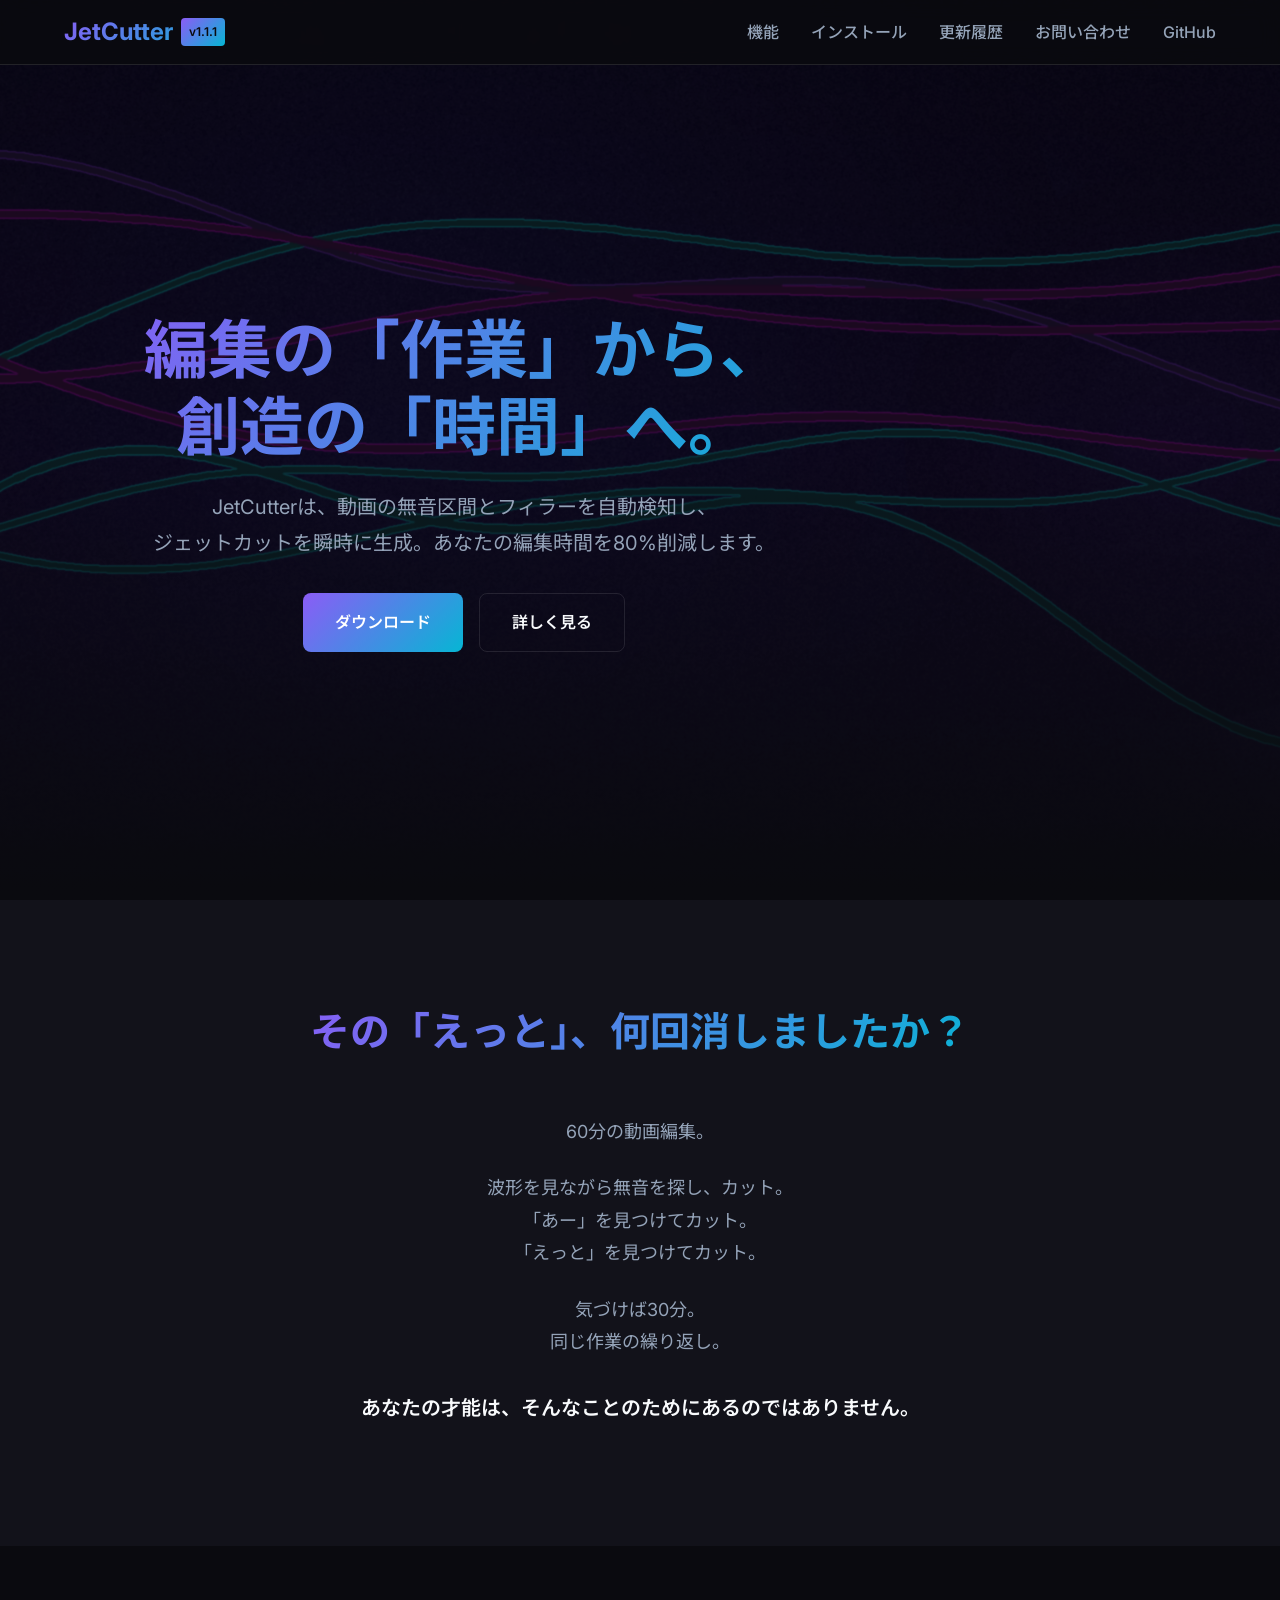
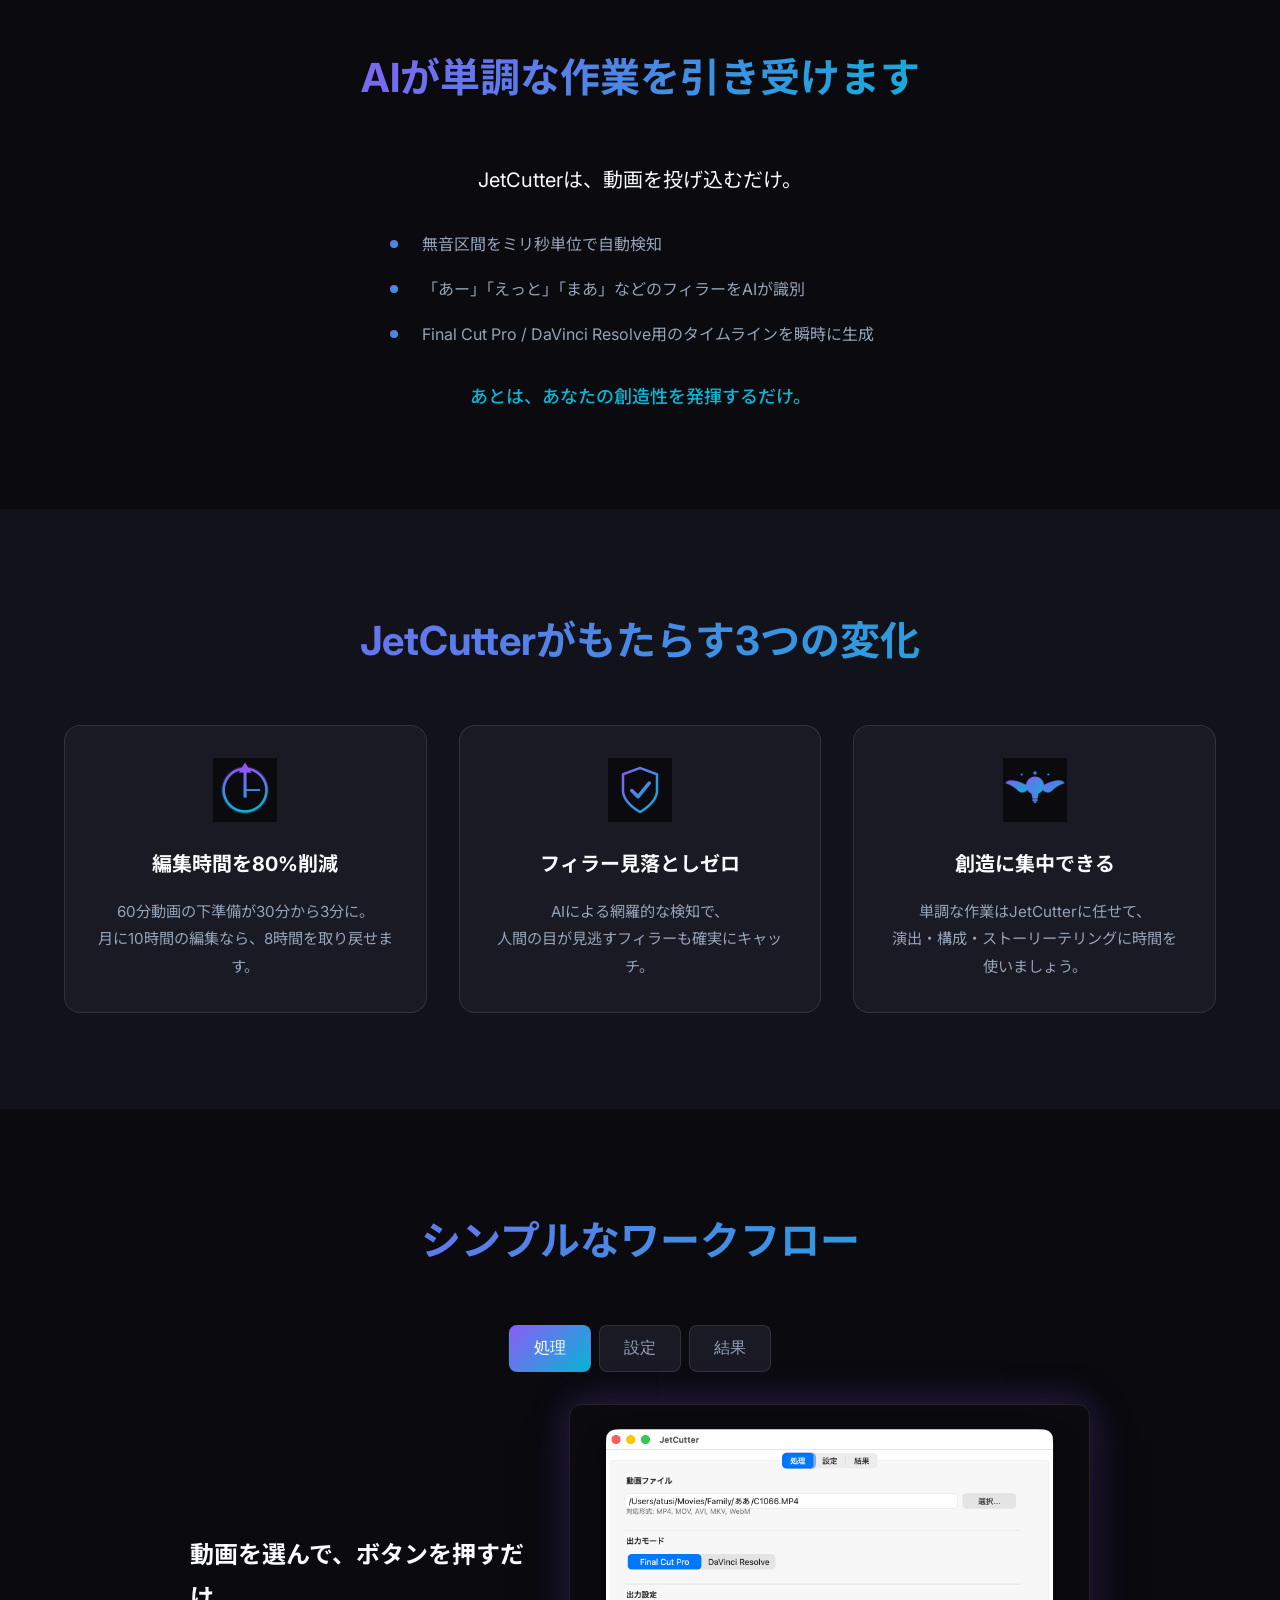
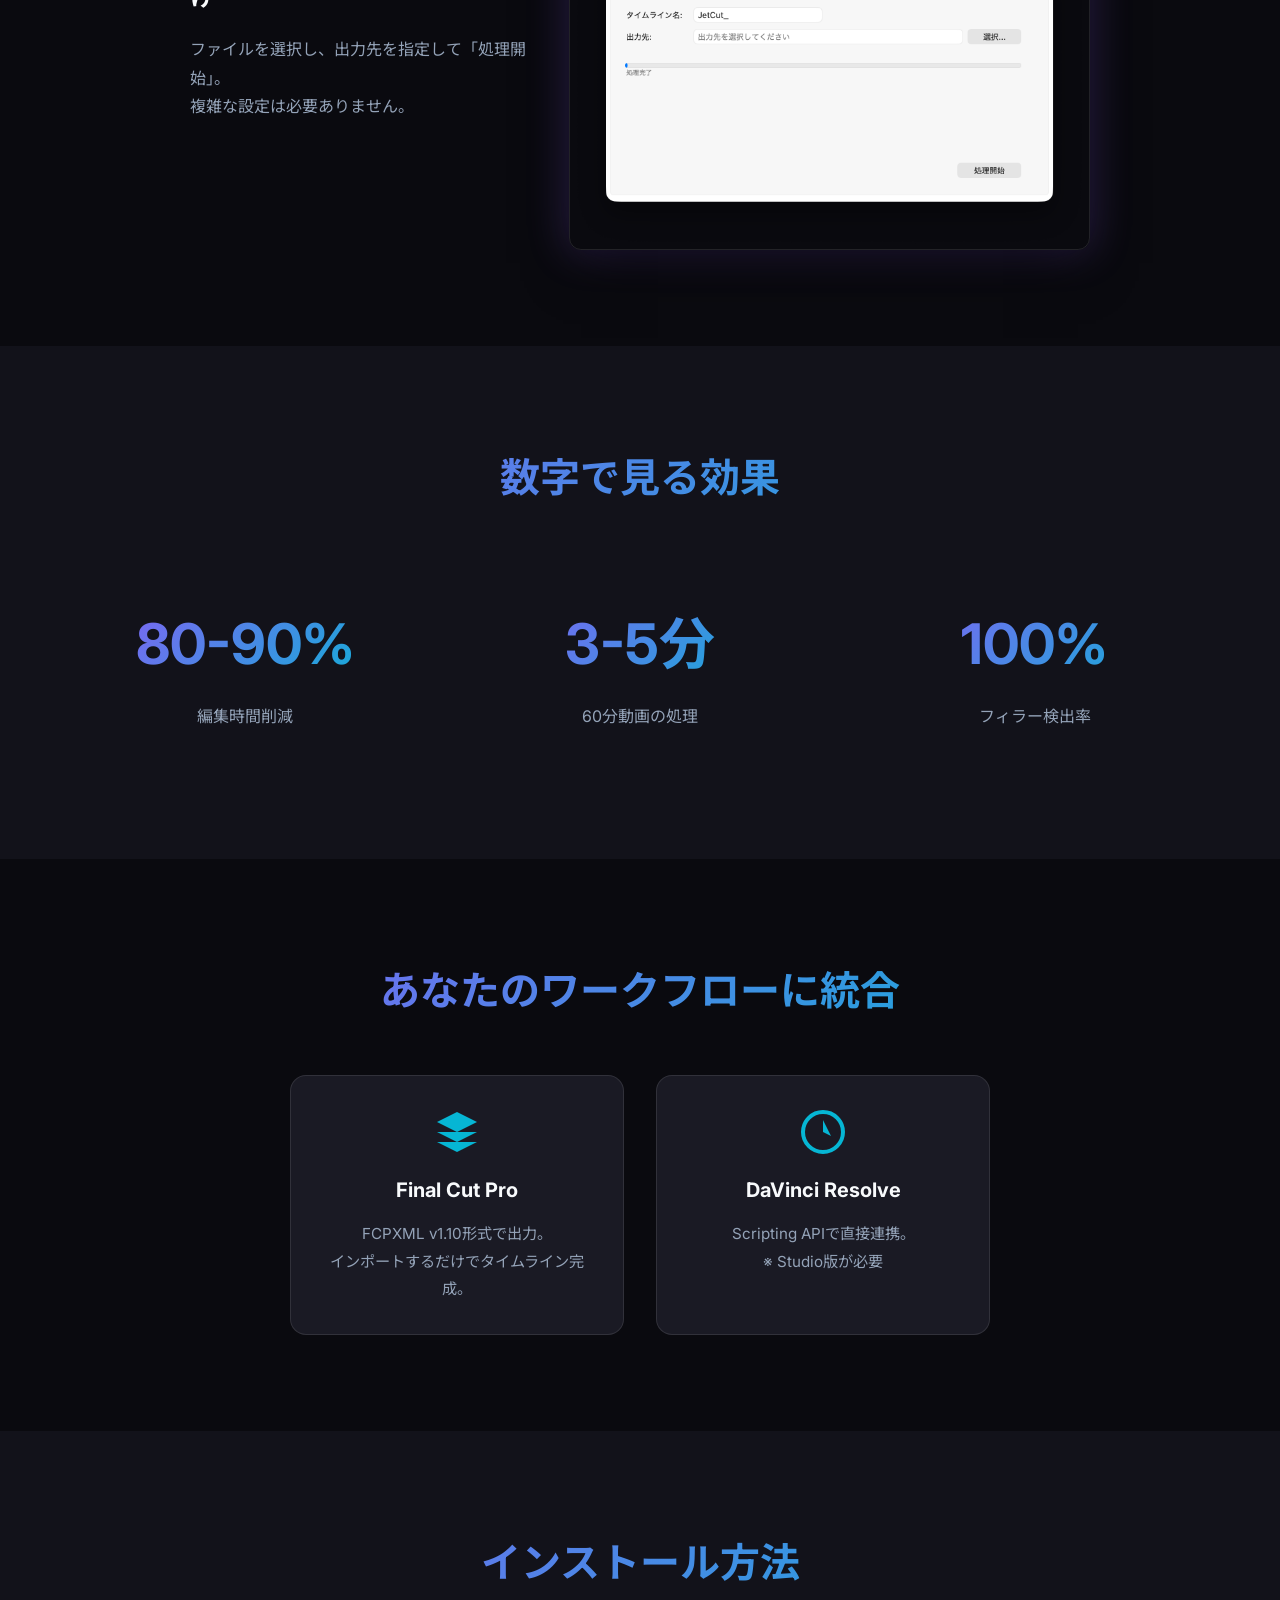
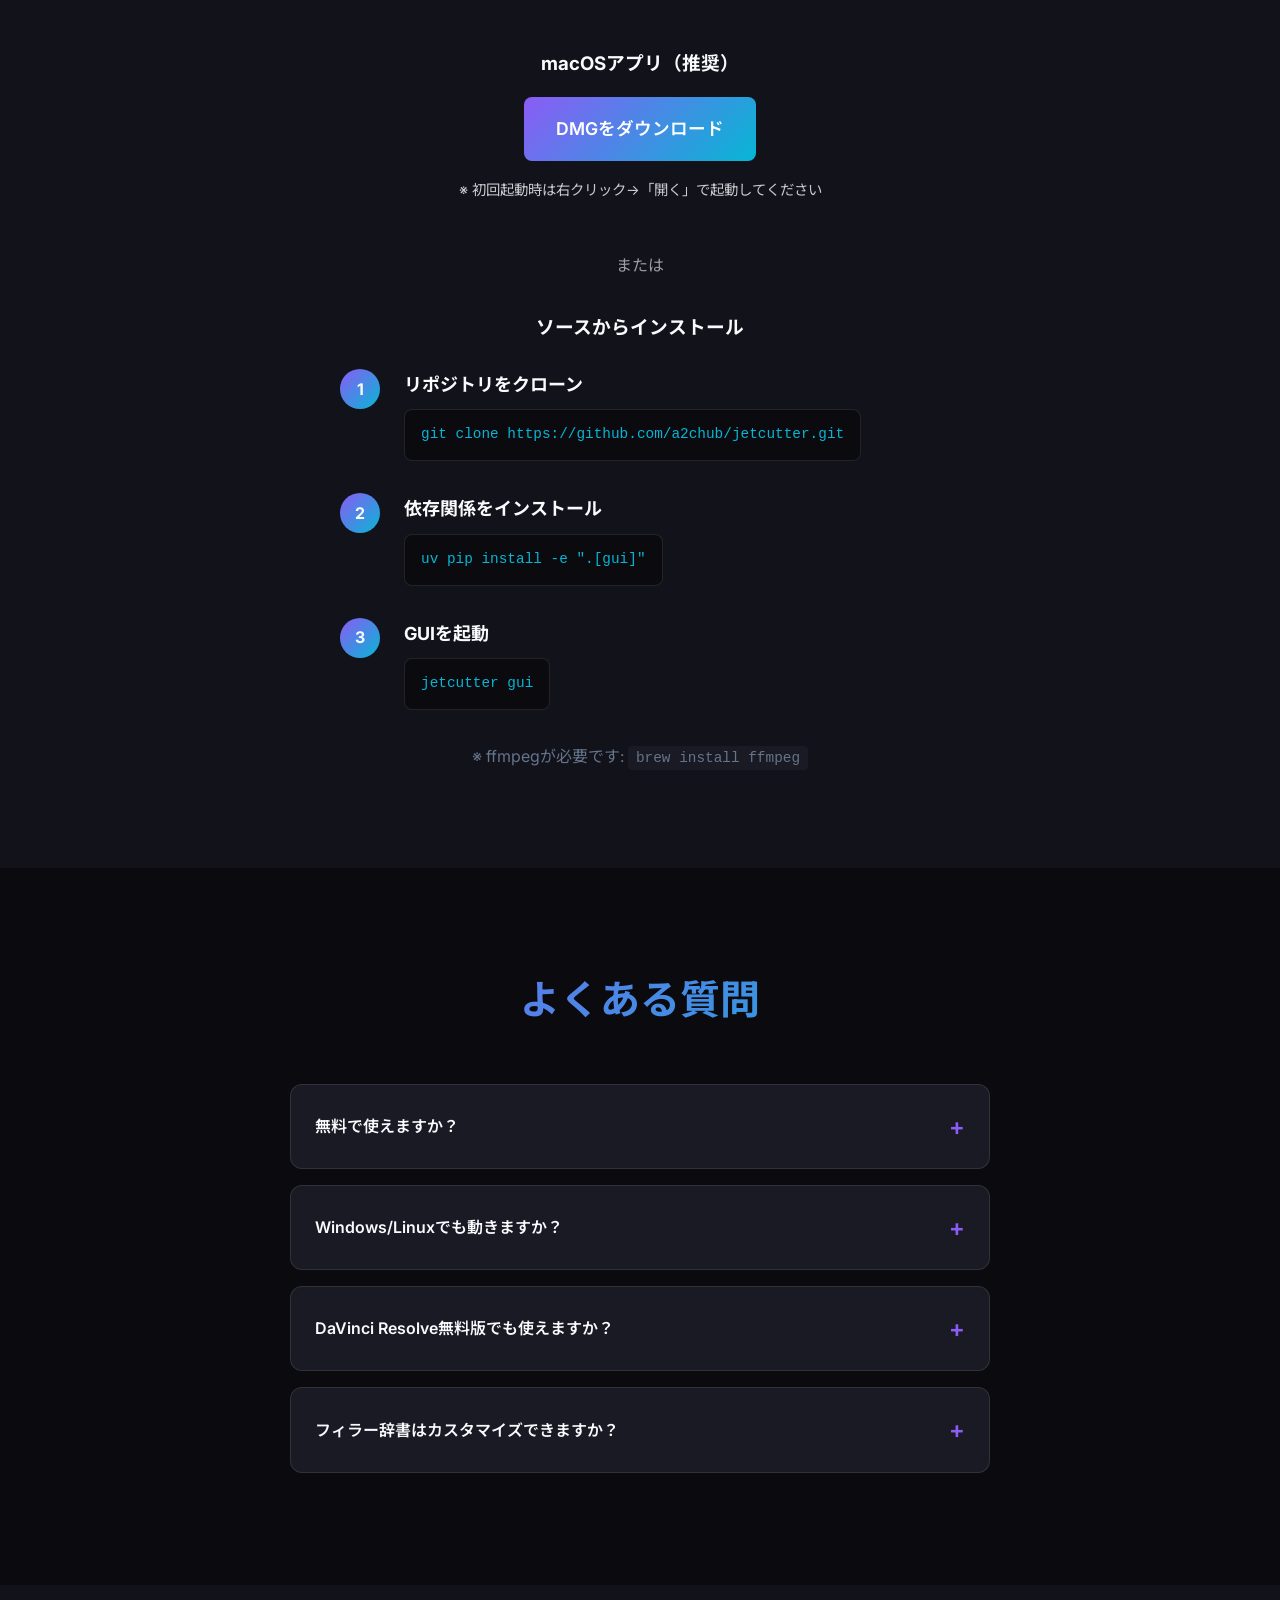
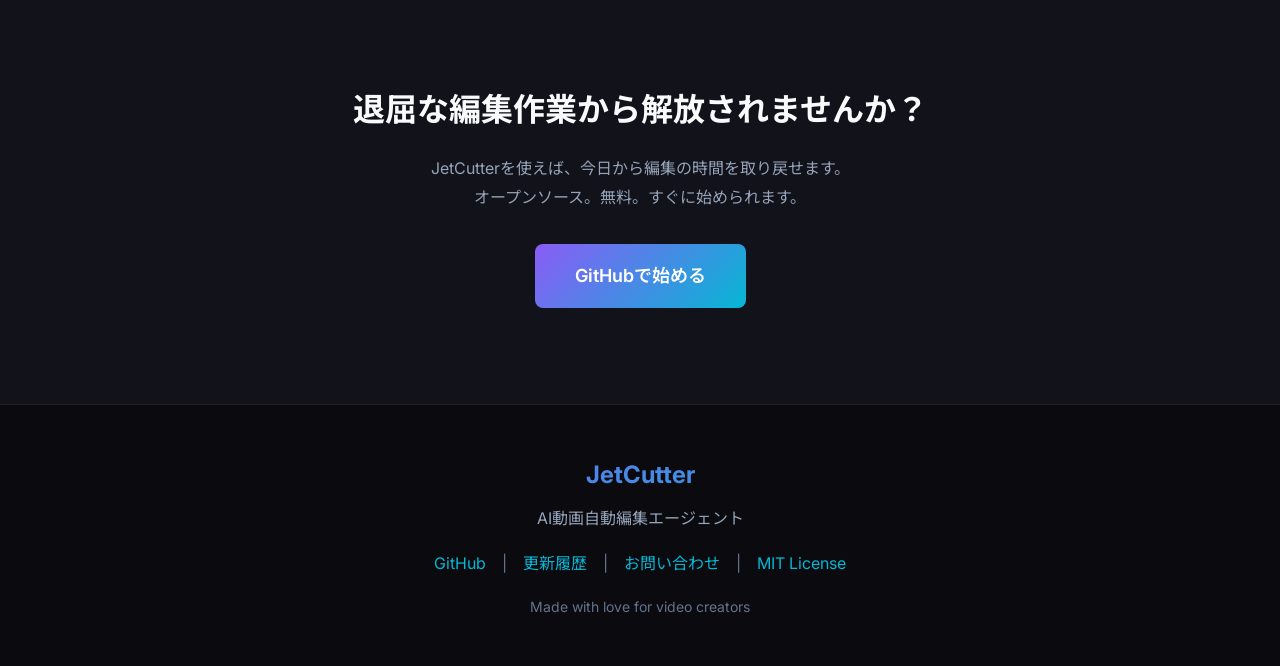
<file: docs/homepage/index.html>
<!DOCTYPE html>
<html lang="ja">
<head>
  <meta charset="UTF-8">
  <meta name="viewport" content="width=device-width, initial-scale=1.0">
  <title>JetCutter - AI動画自動編集ツール</title>
  <meta name="description" content="JetCutterは動画の無音区間とフィラーを自動検知し、ジェットカットを瞬時に生成。あなたの編集時間を80%削減します。">

  <!-- OGP -->
  <meta property="og:title" content="JetCutter - AI動画自動編集ツール">
  <meta property="og:description" content="動画の無音・フィラーを自動検知。編集時間を80%削減。">
  <meta property="og:image" content="images/og-image.png">
  <meta property="og:type" content="website">
  <meta name="twitter:card" content="summary_large_image">

  <!-- Fonts -->
  <link rel="preconnect" href="https://fonts.googleapis.com">
  <link rel="preconnect" href="https://fonts.gstatic.com" crossorigin>
  <link href="https://fonts.googleapis.com/css2?family=Inter:wght@400;500;600;700&family=Noto+Sans+JP:wght@400;500;600;700&display=swap" rel="stylesheet">

  <!-- Styles -->
  <link rel="stylesheet" href="css/style.css">
</head>
<body>
  <!-- Header -->
  <header class="header">
    <div class="container">
      <div class="header-content">
        <a href="#" class="logo">JetCutter <span class="version-badge">v1.1.1</span></a>
        <nav class="nav">
          <a href="#features">機能</a>
          <a href="#install">インストール</a>
          <a href="changelog.html">更新履歴</a>
          <a href="https://docs.google.com/forms/d/e/1FAIpQLSclqAiB2QDCLHZ7GEqP6jvQp5YoOK9ZNvAvPOaIei1_498cIA/viewform?usp=publish-editor" target="_blank" rel="noopener">お問い合わせ</a>
          <a href="https://github.com/a2chub/jetcutter" target="_blank" rel="noopener">GitHub</a>
        </nav>
      </div>
    </div>
  </header>

  <!-- Hero Section -->
  <section class="hero">
    <div class="hero-bg"></div>
    <div class="container">
      <div class="hero-content fade-in">
        <h1 class="hero-title">
          編集の「作業」から、<br>
          創造の「時間」へ。
        </h1>
        <p class="hero-subtitle">
          JetCutterは、動画の無音区間とフィラーを自動検知し、<br>
          ジェットカットを瞬時に生成。あなたの編集時間を80%削減します。
        </p>
        <div class="hero-cta">
          <a href="https://github.com/a2chub/jetcutter/releases/latest" class="btn btn-primary" target="_blank" rel="noopener">ダウンロード</a>
          <a href="#features" class="btn btn-secondary">詳しく見る</a>
        </div>
      </div>
    </div>
  </section>

  <!-- Problem Section -->
  <section class="section problem">
    <div class="container">
      <div class="problem-content fade-in">
        <h2 class="section-title">その「えっと」、何回消しましたか？</h2>
        <div class="problem-text">
          <p>60分の動画編集。</p>
          <p>波形を見ながら無音を探し、カット。<br>
          「あー」を見つけてカット。<br>
          「えっと」を見つけてカット。</p>
          <p>気づけば30分。<br>同じ作業の繰り返し。</p>
          <p class="highlight">あなたの才能は、そんなことのためにあるのではありません。</p>
        </div>
      </div>
    </div>
  </section>

  <!-- Solution Section -->
  <section class="section solution">
    <div class="container">
      <div class="solution-content fade-in">
        <h2 class="section-title">AIが単調な作業を引き受けます</h2>
        <p class="solution-intro">JetCutterは、動画を投げ込むだけ。</p>
        <ul class="solution-list">
          <li>無音区間をミリ秒単位で自動検知</li>
          <li>「あー」「えっと」「まあ」などのフィラーをAIが識別</li>
          <li>Final Cut Pro / DaVinci Resolve用のタイムラインを瞬時に生成</li>
        </ul>
        <p class="solution-outro">あとは、あなたの創造性を発揮するだけ。</p>
      </div>
    </div>
  </section>

  <!-- Benefits Section -->
  <section class="section benefits" id="features">
    <div class="container">
      <h2 class="section-title fade-in">JetCutterがもたらす3つの変化</h2>
      <div class="benefits-grid">
        <div class="benefit-card fade-in">
          <div class="benefit-icon">
            <img src="images/icon-time.png" alt="時間節約" width="64" height="64">
          </div>
          <h3>編集時間を80%削減</h3>
          <p>60分動画の下準備が30分から3分に。<br>月に10時間の編集なら、8時間を取り戻せます。</p>
        </div>
        <div class="benefit-card fade-in">
          <div class="benefit-icon">
            <img src="images/icon-quality.png" alt="品質保証" width="64" height="64">
          </div>
          <h3>フィラー見落としゼロ</h3>
          <p>AIによる網羅的な検知で、<br>人間の目が見逃すフィラーも確実にキャッチ。</p>
        </div>
        <div class="benefit-card fade-in">
          <div class="benefit-icon">
            <img src="images/icon-freedom.png" alt="創造性" width="64" height="64">
          </div>
          <h3>創造に集中できる</h3>
          <p>単調な作業はJetCutterに任せて、<br>演出・構成・ストーリーテリングに時間を使いましょう。</p>
        </div>
      </div>
    </div>
  </section>

  <!-- Features Section -->
  <section class="section features">
    <div class="container">
      <h2 class="section-title fade-in">シンプルなワークフロー</h2>
      <div class="features-tabs fade-in">
        <div class="tabs-nav">
          <button class="tab-btn active" data-tab="process">処理</button>
          <button class="tab-btn" data-tab="settings">設定</button>
          <button class="tab-btn" data-tab="results">結果</button>
        </div>
        <div class="tabs-content">
          <div class="tab-panel active" id="process">
            <div class="tab-text">
              <h3>動画を選んで、ボタンを押すだけ</h3>
              <p>ファイルを選択し、出力先を指定して「処理開始」。<br>複雑な設定は必要ありません。</p>
            </div>
            <div class="tab-image">
              <img src="images/process.png" alt="処理タブ" class="screenshot">
            </div>
          </div>
          <div class="tab-panel" id="settings">
            <div class="tab-text">
              <h3>プロ向けのカスタマイズ</h3>
              <p>無音しきい値、Whisperモデル、マージン設定など<br>細かな調整も可能です。</p>
            </div>
            <div class="tab-image">
              <img src="images/config.png" alt="設定タブ" class="screenshot">
            </div>
          </div>
          <div class="tab-panel" id="results">
            <div class="tab-text">
              <h3>詳細な分析結果</h3>
              <p>検出されたセグメントの一覧、削減率、<br>処理時間をひと目で確認できます。</p>
            </div>
            <div class="tab-image">
              <img src="images/result.png" alt="結果タブ" class="screenshot">
            </div>
          </div>
        </div>
      </div>
    </div>
  </section>

  <!-- Stats Section -->
  <section class="section stats">
    <div class="container">
      <h2 class="section-title fade-in">数字で見る効果</h2>
      <div class="stats-grid fade-in">
        <div class="stat-item">
          <span class="stat-number">80-90%</span>
          <span class="stat-label">編集時間削減</span>
        </div>
        <div class="stat-item">
          <span class="stat-number">3-5分</span>
          <span class="stat-label">60分動画の処理</span>
        </div>
        <div class="stat-item">
          <span class="stat-number">100%</span>
          <span class="stat-label">フィラー検出率</span>
        </div>
      </div>
    </div>
  </section>

  <!-- NLE Section -->
  <section class="section nle">
    <div class="container">
      <h2 class="section-title fade-in">あなたのワークフローに統合</h2>
      <div class="nle-grid fade-in">
        <div class="nle-card">
          <div class="nle-logo">
            <svg viewBox="0 0 24 24" width="48" height="48" fill="currentColor">
              <path d="M12 2L2 7l10 5 10-5-10-5zM2 17l10 5 10-5M2 12l10 5 10-5"/>
            </svg>
          </div>
          <h3>Final Cut Pro</h3>
          <p>FCPXML v1.10形式で出力。<br>インポートするだけでタイムライン完成。</p>
        </div>
        <div class="nle-card">
          <div class="nle-logo">
            <svg viewBox="0 0 24 24" width="48" height="48" fill="currentColor">
              <circle cx="12" cy="12" r="10" fill="none" stroke="currentColor" stroke-width="2"/>
              <path d="M12 6v6l4 2"/>
            </svg>
          </div>
          <h3>DaVinci Resolve</h3>
          <p>Scripting APIで直接連携。<br>※ Studio版が必要</p>
        </div>
      </div>
    </div>
  </section>

  <!-- Install Section -->
  <section class="section install" id="install">
    <div class="container">
      <h2 class="section-title fade-in">インストール方法</h2>

      <!-- DMG Download Option -->
      <div class="install-option fade-in" style="text-align: center; margin-bottom: 3rem;">
        <h3 style="margin-bottom: 1rem;">macOSアプリ（推奨）</h3>
        <a href="https://github.com/a2chub/jetcutter/releases/latest" class="btn btn-primary" target="_blank" rel="noopener" style="font-size: 1.1rem; padding: 1rem 2rem;">
          DMGをダウンロード
        </a>
        <p style="margin-top: 1rem; opacity: 0.8; font-size: 0.9rem;">
          ※ 初回起動時は右クリック→「開く」で起動してください
        </p>
      </div>

      <div style="text-align: center; margin-bottom: 2rem; opacity: 0.6;">または</div>

      <!-- Source Install Option -->
      <h3 class="fade-in" style="text-align: center; margin-bottom: 1.5rem;">ソースからインストール</h3>
      <div class="install-steps fade-in">
        <div class="install-step">
          <span class="step-number">1</span>
          <div class="step-content">
            <h3>リポジトリをクローン</h3>
            <code>git clone https://github.com/a2chub/jetcutter.git</code>
          </div>
        </div>
        <div class="install-step">
          <span class="step-number">2</span>
          <div class="step-content">
            <h3>依存関係をインストール</h3>
            <code>uv pip install -e ".[gui]"</code>
          </div>
        </div>
        <div class="install-step">
          <span class="step-number">3</span>
          <div class="step-content">
            <h3>GUIを起動</h3>
            <code>jetcutter gui</code>
          </div>
        </div>
      </div>
      <p class="install-note">※ ffmpegが必要です: <code>brew install ffmpeg</code></p>
    </div>
  </section>

  <!-- FAQ Section -->
  <section class="section faq">
    <div class="container">
      <h2 class="section-title fade-in">よくある質問</h2>
      <div class="faq-list fade-in">
        <details class="faq-item">
          <summary>無料で使えますか？</summary>
          <p>はい、JetCutterはMITライセンスのオープンソースソフトウェアです。完全無料でお使いいただけます。</p>
        </details>
        <details class="faq-item">
          <summary>Windows/Linuxでも動きますか？</summary>
          <p>現在はmacOS向けに最適化されています。CLIはクロスプラットフォームで動作しますが、GUIはmacOS専用です。</p>
        </details>
        <details class="faq-item">
          <summary>DaVinci Resolve無料版でも使えますか？</summary>
          <p>Final Cut Pro出力（FCPXML）は無料版でも利用可能です。DaVinci Resolve直接連携にはStudio版が必要です。</p>
        </details>
        <details class="faq-item">
          <summary>フィラー辞書はカスタマイズできますか？</summary>
          <p>はい、config/fillers.yamlを編集することで、独自のフィラーワードを追加できます。</p>
        </details>
      </div>
    </div>
  </section>

  <!-- CTA Section -->
  <section class="section cta">
    <div class="container">
      <div class="cta-content fade-in">
        <h2>退屈な編集作業から解放されませんか？</h2>
        <p>JetCutterを使えば、今日から編集の時間を取り戻せます。<br>オープンソース。無料。すぐに始められます。</p>
        <a href="https://github.com/a2chub/jetcutter" class="btn btn-primary btn-large" target="_blank" rel="noopener">GitHubで始める</a>
      </div>
    </div>
  </section>

  <!-- Footer -->
  <footer class="footer">
    <div class="container">
      <div class="footer-content">
        <p class="footer-logo">JetCutter</p>
        <p class="footer-tagline">AI動画自動編集エージェント</p>
        <div class="footer-links">
          <a href="https://github.com/a2chub/jetcutter" target="_blank" rel="noopener">GitHub</a>
          <span>|</span>
          <a href="changelog.html">更新履歴</a>
          <span>|</span>
          <a href="https://docs.google.com/forms/d/e/1FAIpQLSclqAiB2QDCLHZ7GEqP6jvQp5YoOK9ZNvAvPOaIei1_498cIA/viewform?usp=publish-editor" target="_blank" rel="noopener">お問い合わせ</a>
          <span>|</span>
          <a href="https://github.com/a2chub/jetcutter/blob/main/LICENSE" target="_blank" rel="noopener">MIT License</a>
        </div>
        <p class="footer-credit">Made with love for video creators</p>
      </div>
    </div>
  </footer>

  <script src="js/main.js"></script>
</body>
</html>
</file>
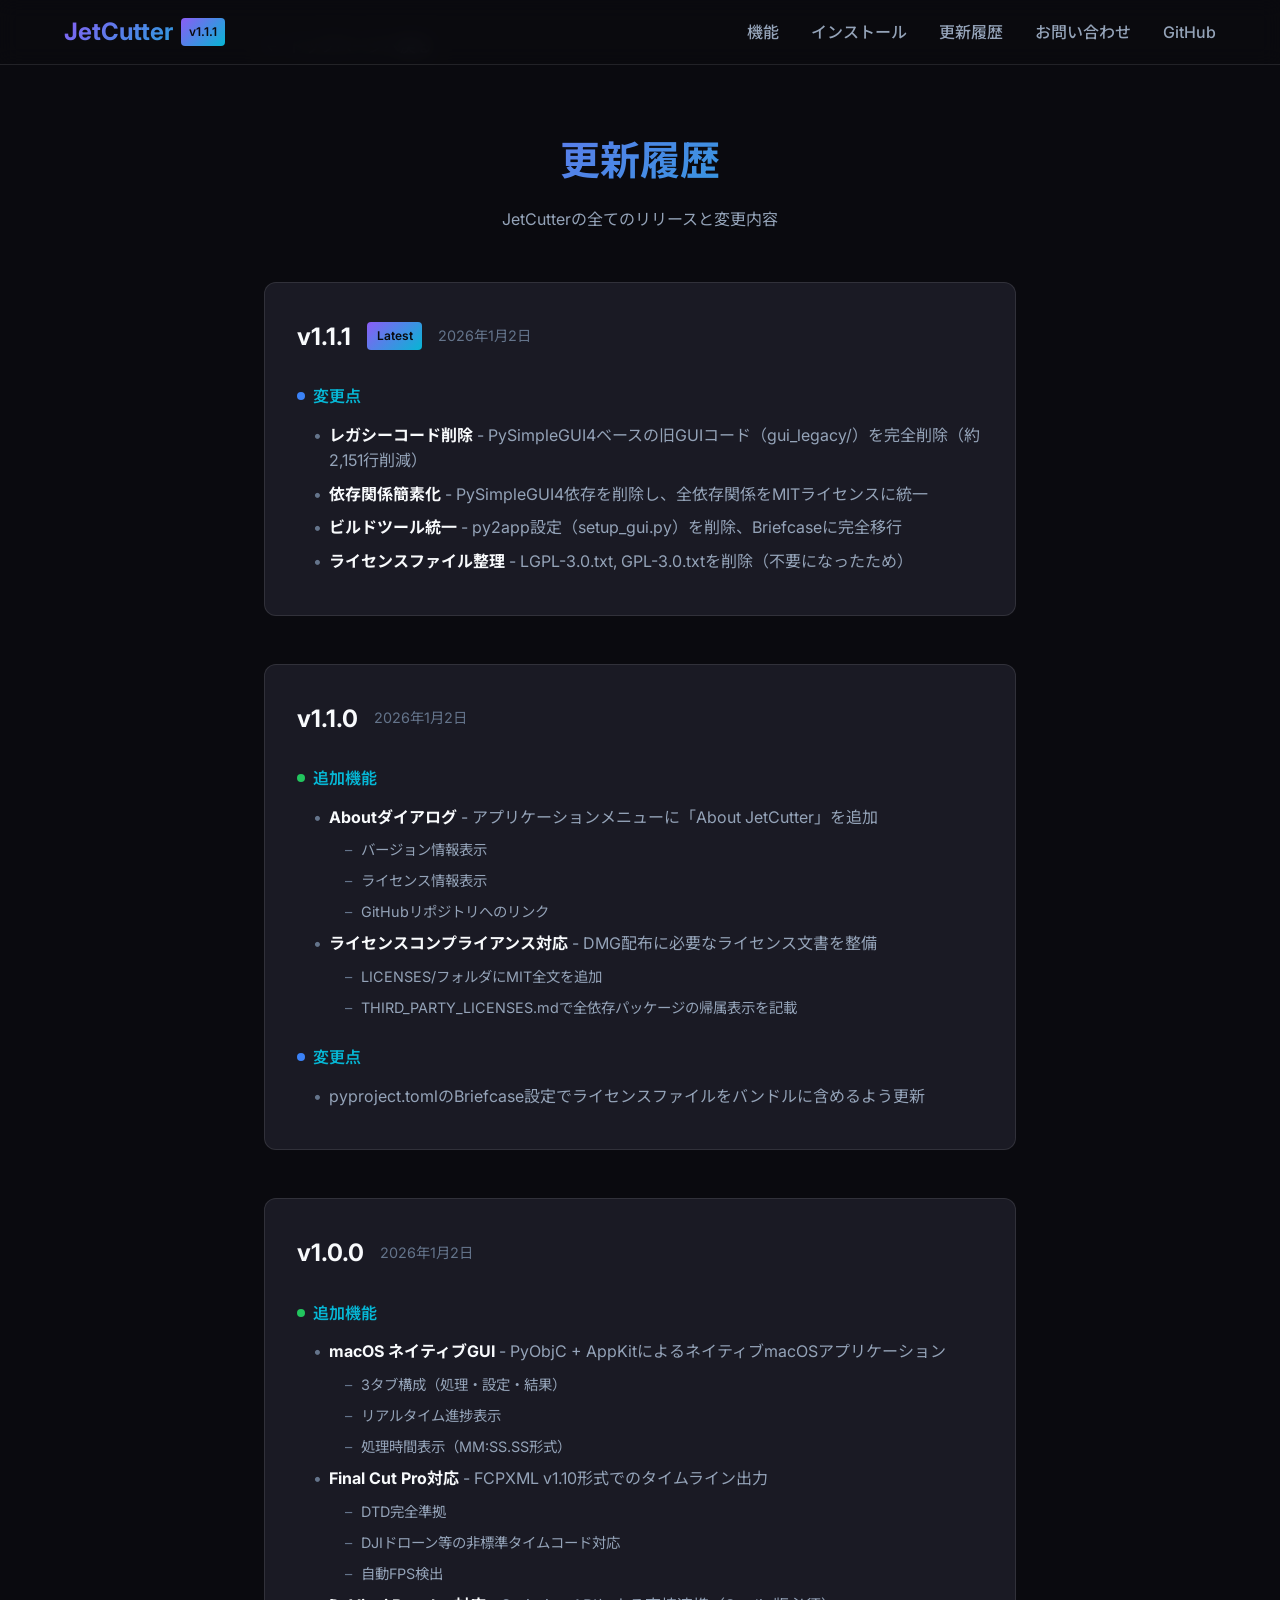
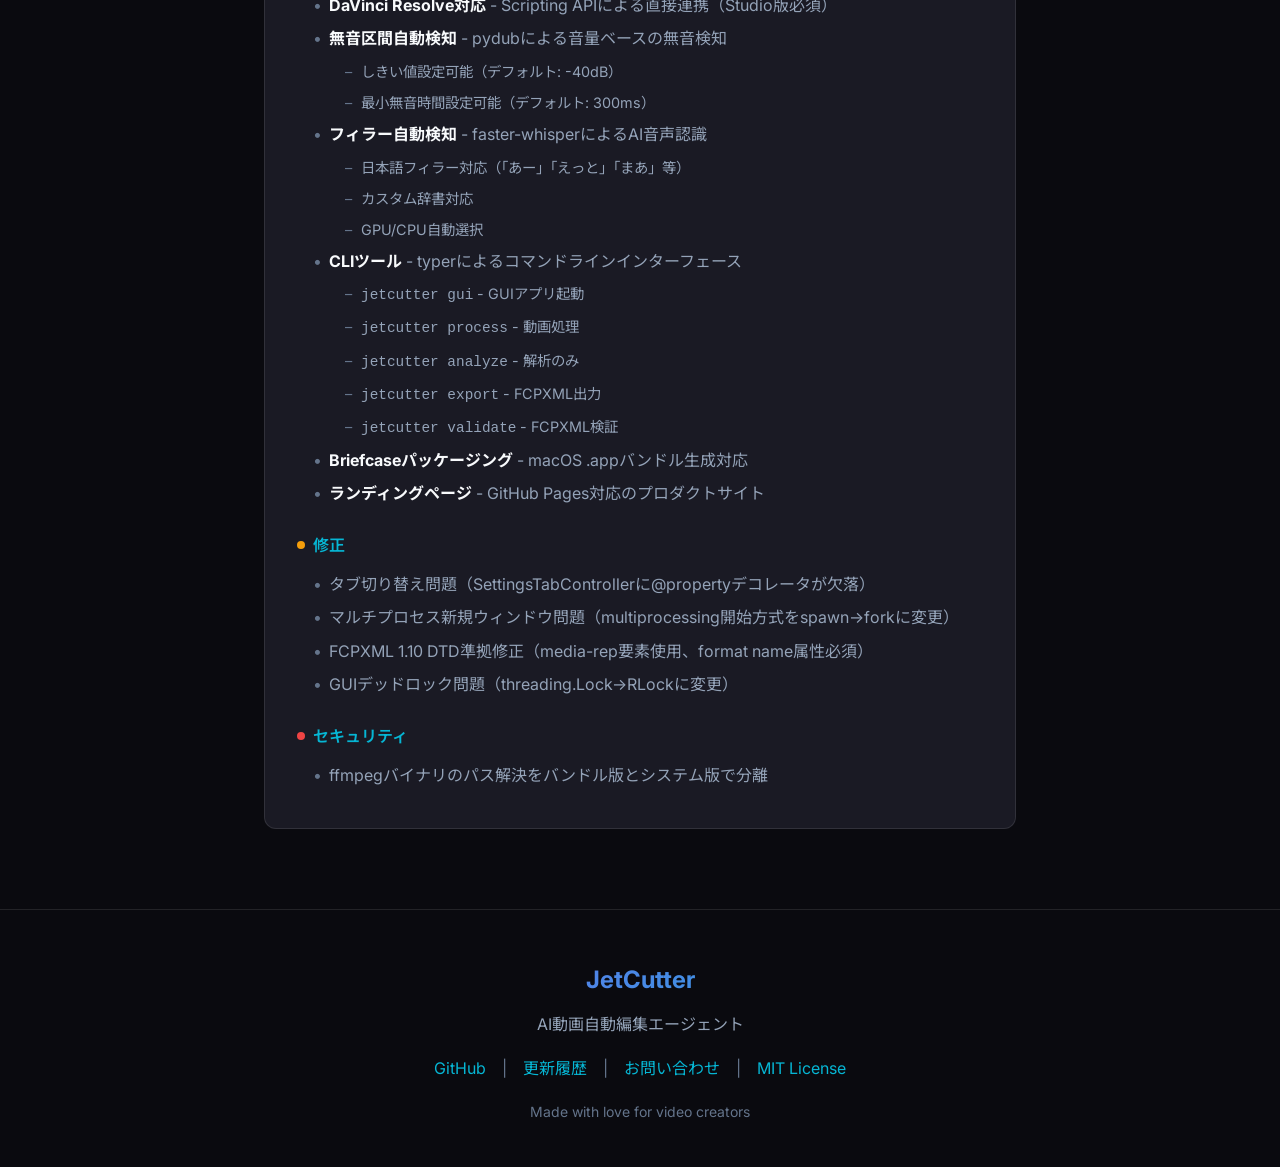
<file: docs/homepage/changelog.html>
<!DOCTYPE html>
<html lang="ja">
<head>
  <meta charset="UTF-8">
  <meta name="viewport" content="width=device-width, initial-scale=1.0">
  <title>更新履歴 - JetCutter</title>
  <meta name="description" content="JetCutterの更新履歴・リリースノート">

  <!-- Fonts -->
  <link rel="preconnect" href="https://fonts.googleapis.com">
  <link rel="preconnect" href="https://fonts.gstatic.com" crossorigin>
  <link href="https://fonts.googleapis.com/css2?family=Inter:wght@400;500;600;700&family=Noto+Sans+JP:wght@400;500;600;700&display=swap" rel="stylesheet">

  <!-- Styles -->
  <link rel="stylesheet" href="css/style.css">
  <style>
    .changelog-container {
      max-width: 800px;
      margin: 0 auto;
      padding: 2rem 1.5rem;
    }

    .changelog-header {
      text-align: center;
      margin-bottom: 3rem;
      padding-top: 2rem;
    }

    .changelog-header h1 {
      font-size: 2.5rem;
      margin-bottom: 0.5rem;
      background: var(--accent-gradient);
      -webkit-background-clip: text;
      -webkit-text-fill-color: transparent;
      background-clip: text;
    }

    .changelog-header p {
      color: var(--text-secondary);
    }

    .version-section {
      margin-bottom: 3rem;
      padding: 2rem;
      background: var(--bg-card);
      border-radius: 12px;
      border: 1px solid var(--border-color);
    }

    .version-header {
      display: flex;
      align-items: center;
      gap: 1rem;
      margin-bottom: 1.5rem;
      flex-wrap: wrap;
    }

    .version-number {
      font-size: 1.5rem;
      font-weight: 700;
      color: var(--text-primary);
    }

    .version-date {
      color: var(--text-muted);
      font-size: 0.9rem;
    }

    .version-tag {
      font-size: 0.75rem;
      font-weight: 600;
      padding: 0.2rem 0.6rem;
      background: var(--accent-gradient);
      color: var(--bg-primary);
      border-radius: 4px;
    }

    .change-category {
      margin-bottom: 1.5rem;
    }

    .change-category:last-child {
      margin-bottom: 0;
    }

    .change-category h3 {
      font-size: 1rem;
      font-weight: 600;
      color: var(--accent-secondary);
      margin-bottom: 0.75rem;
      display: flex;
      align-items: center;
      gap: 0.5rem;
    }

    .change-category h3::before {
      content: '';
      display: inline-block;
      width: 8px;
      height: 8px;
      border-radius: 50%;
    }

    .change-category.added h3::before {
      background: #22c55e;
    }

    .change-category.fixed h3::before {
      background: #f59e0b;
    }

    .change-category.security h3::before {
      background: #ef4444;
    }

    .change-category.changed h3::before {
      background: #3b82f6;
    }

    .change-list {
      list-style: none;
      padding-left: 1rem;
    }

    .change-list li {
      position: relative;
      padding-left: 1rem;
      margin-bottom: 0.5rem;
      color: var(--text-secondary);
      line-height: 1.6;
    }

    .change-list li::before {
      content: '•';
      position: absolute;
      left: 0;
      color: var(--text-muted);
    }

    .change-list li strong {
      color: var(--text-primary);
    }

    .change-sublist {
      list-style: none;
      padding-left: 1rem;
      margin-top: 0.5rem;
    }

    .change-sublist li {
      font-size: 0.9rem;
    }

    .change-sublist li::before {
      content: '–';
    }

    .back-link {
      display: inline-flex;
      align-items: center;
      gap: 0.5rem;
      margin-bottom: 2rem;
      color: var(--text-secondary);
      font-weight: 500;
    }

    .back-link:hover {
      color: var(--accent-primary);
    }

    .back-link svg {
      width: 16px;
      height: 16px;
    }
  </style>
</head>
<body>
  <!-- Header -->
  <header class="header">
    <div class="container">
      <div class="header-content">
        <a href="index.html" class="logo">JetCutter <span class="version-badge">v1.1.1</span></a>
        <nav class="nav">
          <a href="index.html#features">機能</a>
          <a href="index.html#install">インストール</a>
          <a href="changelog.html">更新履歴</a>
          <a href="https://docs.google.com/forms/d/e/1FAIpQLSclqAiB2QDCLHZ7GEqP6jvQp5YoOK9ZNvAvPOaIei1_498cIA/viewform?usp=publish-editor" target="_blank" rel="noopener">お問い合わせ</a>
          <a href="https://github.com/a2chub/jetcutter" target="_blank" rel="noopener">GitHub</a>
        </nav>
      </div>
    </div>
  </header>

  <main>
    <div class="changelog-container">
      <a href="index.html" class="back-link">
        <svg viewBox="0 0 24 24" fill="none" stroke="currentColor" stroke-width="2">
          <path d="M19 12H5M12 19l-7-7 7-7"/>
        </svg>
        トップページへ戻る
      </a>

      <div class="changelog-header">
        <h1>更新履歴</h1>
        <p>JetCutterの全てのリリースと変更内容</p>
      </div>

      <!-- v1.1.1 -->
      <section class="version-section">
        <div class="version-header">
          <span class="version-number">v1.1.1</span>
          <span class="version-tag">Latest</span>
          <span class="version-date">2026年1月2日</span>
        </div>

        <div class="change-category changed">
          <h3>変更点</h3>
          <ul class="change-list">
            <li><strong>レガシーコード削除</strong> - PySimpleGUI4ベースの旧GUIコード（gui_legacy/）を完全削除（約2,151行削減）</li>
            <li><strong>依存関係簡素化</strong> - PySimpleGUI4依存を削除し、全依存関係をMITライセンスに統一</li>
            <li><strong>ビルドツール統一</strong> - py2app設定（setup_gui.py）を削除、Briefcaseに完全移行</li>
            <li><strong>ライセンスファイル整理</strong> - LGPL-3.0.txt, GPL-3.0.txtを削除（不要になったため）</li>
          </ul>
        </div>
      </section>

      <!-- v1.1.0 -->
      <section class="version-section">
        <div class="version-header">
          <span class="version-number">v1.1.0</span>
          <span class="version-date">2026年1月2日</span>
        </div>

        <div class="change-category added">
          <h3>追加機能</h3>
          <ul class="change-list">
            <li>
              <strong>Aboutダイアログ</strong> - アプリケーションメニューに「About JetCutter」を追加
              <ul class="change-sublist">
                <li>バージョン情報表示</li>
                <li>ライセンス情報表示</li>
                <li>GitHubリポジトリへのリンク</li>
              </ul>
            </li>
            <li>
              <strong>ライセンスコンプライアンス対応</strong> - DMG配布に必要なライセンス文書を整備
              <ul class="change-sublist">
                <li>LICENSES/フォルダにMIT全文を追加</li>
                <li>THIRD_PARTY_LICENSES.mdで全依存パッケージの帰属表示を記載</li>
              </ul>
            </li>
          </ul>
        </div>

        <div class="change-category changed">
          <h3>変更点</h3>
          <ul class="change-list">
            <li>pyproject.tomlのBriefcase設定でライセンスファイルをバンドルに含めるよう更新</li>
          </ul>
        </div>
      </section>

      <!-- v1.0.0 -->
      <section class="version-section">
        <div class="version-header">
          <span class="version-number">v1.0.0</span>
          <span class="version-date">2026年1月2日</span>
        </div>

        <div class="change-category added">
          <h3>追加機能</h3>
          <ul class="change-list">
            <li>
              <strong>macOS ネイティブGUI</strong> - PyObjC + AppKitによるネイティブmacOSアプリケーション
              <ul class="change-sublist">
                <li>3タブ構成（処理・設定・結果）</li>
                <li>リアルタイム進捗表示</li>
                <li>処理時間表示（MM:SS.SS形式）</li>
              </ul>
            </li>
            <li>
              <strong>Final Cut Pro対応</strong> - FCPXML v1.10形式でのタイムライン出力
              <ul class="change-sublist">
                <li>DTD完全準拠</li>
                <li>DJIドローン等の非標準タイムコード対応</li>
                <li>自動FPS検出</li>
              </ul>
            </li>
            <li><strong>DaVinci Resolve対応</strong> - Scripting APIによる直接連携（Studio版必須）</li>
            <li>
              <strong>無音区間自動検知</strong> - pydubによる音量ベースの無音検知
              <ul class="change-sublist">
                <li>しきい値設定可能（デフォルト: -40dB）</li>
                <li>最小無音時間設定可能（デフォルト: 300ms）</li>
              </ul>
            </li>
            <li>
              <strong>フィラー自動検知</strong> - faster-whisperによるAI音声認識
              <ul class="change-sublist">
                <li>日本語フィラー対応（「あー」「えっと」「まあ」等）</li>
                <li>カスタム辞書対応</li>
                <li>GPU/CPU自動選択</li>
              </ul>
            </li>
            <li>
              <strong>CLIツール</strong> - typerによるコマンドラインインターフェース
              <ul class="change-sublist">
                <li><code>jetcutter gui</code> - GUIアプリ起動</li>
                <li><code>jetcutter process</code> - 動画処理</li>
                <li><code>jetcutter analyze</code> - 解析のみ</li>
                <li><code>jetcutter export</code> - FCPXML出力</li>
                <li><code>jetcutter validate</code> - FCPXML検証</li>
              </ul>
            </li>
            <li><strong>Briefcaseパッケージング</strong> - macOS .appバンドル生成対応</li>
            <li><strong>ランディングページ</strong> - GitHub Pages対応のプロダクトサイト</li>
          </ul>
        </div>

        <div class="change-category fixed">
          <h3>修正</h3>
          <ul class="change-list">
            <li>タブ切り替え問題（SettingsTabControllerに@propertyデコレータが欠落）</li>
            <li>マルチプロセス新規ウィンドウ問題（multiprocessing開始方式をspawn→forkに変更）</li>
            <li>FCPXML 1.10 DTD準拠修正（media-rep要素使用、format name属性必須）</li>
            <li>GUIデッドロック問題（threading.Lock→RLockに変更）</li>
          </ul>
        </div>

        <div class="change-category security">
          <h3>セキュリティ</h3>
          <ul class="change-list">
            <li>ffmpegバイナリのパス解決をバンドル版とシステム版で分離</li>
          </ul>
        </div>
      </section>

    </div>
  </main>

  <!-- Footer -->
  <footer class="footer">
    <div class="container">
      <div class="footer-content">
        <p class="footer-logo">JetCutter</p>
        <p class="footer-tagline">AI動画自動編集エージェント</p>
        <div class="footer-links">
          <a href="https://github.com/a2chub/jetcutter" target="_blank" rel="noopener">GitHub</a>
          <span>|</span>
          <a href="changelog.html">更新履歴</a>
          <span>|</span>
          <a href="https://docs.google.com/forms/d/e/1FAIpQLSclqAiB2QDCLHZ7GEqP6jvQp5YoOK9ZNvAvPOaIei1_498cIA/viewform?usp=publish-editor" target="_blank" rel="noopener">お問い合わせ</a>
          <span>|</span>
          <a href="https://github.com/a2chub/jetcutter/blob/main/LICENSE" target="_blank" rel="noopener">MIT License</a>
        </div>
        <p class="footer-credit">Made with love for video creators</p>
      </div>
    </div>
  </footer>
</body>
</html>
</file>
<file: docs/homepage/css/style.css>
/* ==========================================================================
   JetCutter Landing Page - CSS
   ========================================================================== */

/* --------------------------------------------------------------------------
   CSS Variables
   -------------------------------------------------------------------------- */
:root {
  /* Background Colors */
  --bg-primary: #0a0a0f;
  --bg-secondary: #12121a;
  --bg-card: #1a1a24;
  --bg-card-hover: #222230;

  /* Accent Colors */
  --accent-primary: #8b5cf6;
  --accent-secondary: #06b6d4;
  --accent-gradient: linear-gradient(135deg, #8b5cf6 0%, #06b6d4 100%);

  /* Text Colors */
  --text-primary: #f8fafc;
  --text-secondary: #94a3b8;
  --text-muted: #64748b;

  /* Border */
  --border-color: rgba(255, 255, 255, 0.1);

  /* Effects */
  --glow-purple: 0 0 40px rgba(139, 92, 246, 0.3);
  --glow-cyan: 0 0 40px rgba(6, 182, 212, 0.3);

  /* Spacing */
  --container-max: 1200px;
  --section-padding: 6rem 0;

  /* Transitions */
  --transition-fast: 0.2s ease;
  --transition-medium: 0.3s ease;
}

/* --------------------------------------------------------------------------
   Reset & Base
   -------------------------------------------------------------------------- */
*,
*::before,
*::after {
  box-sizing: border-box;
  margin: 0;
  padding: 0;
}

html {
  scroll-behavior: smooth;
}

body {
  font-family: 'Inter', 'Noto Sans JP', -apple-system, BlinkMacSystemFont, sans-serif;
  font-size: 16px;
  line-height: 1.8;
  color: var(--text-primary);
  background-color: var(--bg-primary);
  -webkit-font-smoothing: antialiased;
  -moz-osx-font-smoothing: grayscale;
}

img {
  max-width: 100%;
  height: auto;
  display: block;
}

a {
  color: var(--accent-secondary);
  text-decoration: none;
  transition: color var(--transition-fast);
}

a:hover {
  color: var(--accent-primary);
}

/* --------------------------------------------------------------------------
   Layout
   -------------------------------------------------------------------------- */
.container {
  width: 100%;
  max-width: var(--container-max);
  margin: 0 auto;
  padding: 0 1.5rem;
}

.section {
  padding: var(--section-padding);
}

.section-title {
  font-size: clamp(1.75rem, 4vw, 2.5rem);
  font-weight: 700;
  text-align: center;
  margin-bottom: 3rem;
  background: var(--accent-gradient);
  -webkit-background-clip: text;
  -webkit-text-fill-color: transparent;
  background-clip: text;
}

/* --------------------------------------------------------------------------
   Header
   -------------------------------------------------------------------------- */
.header {
  position: fixed;
  top: 0;
  left: 0;
  right: 0;
  z-index: 100;
  background: rgba(10, 10, 15, 0.9);
  backdrop-filter: blur(10px);
  border-bottom: 1px solid var(--border-color);
}

.header-content {
  display: flex;
  justify-content: space-between;
  align-items: center;
  height: 64px;
}

.logo {
  font-size: 1.5rem;
  font-weight: 700;
  color: var(--text-primary);
  background: var(--accent-gradient);
  -webkit-background-clip: text;
  -webkit-text-fill-color: transparent;
  background-clip: text;
  display: flex;
  align-items: center;
  gap: 0.5rem;
}

.version-badge {
  font-size: 0.75rem;
  font-weight: 600;
  padding: 0.2rem 0.5rem;
  background: var(--accent-gradient);
  -webkit-background-clip: unset;
  -webkit-text-fill-color: var(--bg-primary);
  background-clip: unset;
  border-radius: 4px;
  color: var(--bg-primary);
}

.nav {
  display: flex;
  gap: 2rem;
}

.nav a {
  color: var(--text-secondary);
  font-weight: 500;
  transition: color var(--transition-fast);
}

.nav a:hover {
  color: var(--text-primary);
}

/* --------------------------------------------------------------------------
   Buttons
   -------------------------------------------------------------------------- */
.btn {
  display: inline-flex;
  align-items: center;
  justify-content: center;
  padding: 0.875rem 2rem;
  font-size: 1rem;
  font-weight: 600;
  border-radius: 0.5rem;
  transition: all var(--transition-medium);
  cursor: pointer;
  border: none;
}

.btn-primary {
  background: var(--accent-gradient);
  color: white;
}

.btn-primary:hover {
  transform: translateY(-2px);
  box-shadow: var(--glow-purple);
  color: white;
}

.btn-secondary {
  background: transparent;
  color: var(--text-primary);
  border: 1px solid var(--border-color);
}

.btn-secondary:hover {
  background: var(--bg-card);
  border-color: var(--accent-primary);
  color: var(--text-primary);
}

.btn-large {
  padding: 1rem 2.5rem;
  font-size: 1.125rem;
}

/* --------------------------------------------------------------------------
   Hero Section
   -------------------------------------------------------------------------- */
.hero {
  position: relative;
  min-height: 100vh;
  display: flex;
  align-items: center;
  justify-content: center;
  padding-top: 64px;
  overflow: hidden;
}

.hero-bg {
  position: absolute;
  top: 0;
  left: 0;
  right: 0;
  bottom: 0;
  background: url('../images/hero-bg.png') center/cover no-repeat;
  opacity: 0.6;
  z-index: -1;
}

.hero-bg::after {
  content: '';
  position: absolute;
  bottom: 0;
  left: 0;
  right: 0;
  height: 50%;
  background: linear-gradient(to top, var(--bg-primary), transparent);
}

.hero-content {
  text-align: center;
  max-width: 800px;
}

.hero-title {
  font-size: clamp(2.5rem, 6vw, 4rem);
  font-weight: 700;
  line-height: 1.2;
  margin-bottom: 1.5rem;
  background: var(--accent-gradient);
  -webkit-background-clip: text;
  -webkit-text-fill-color: transparent;
  background-clip: text;
}

.hero-subtitle {
  font-size: clamp(1rem, 2vw, 1.25rem);
  color: var(--text-secondary);
  margin-bottom: 2rem;
  line-height: 1.8;
}

.hero-cta {
  display: flex;
  gap: 1rem;
  justify-content: center;
  flex-wrap: wrap;
}

/* --------------------------------------------------------------------------
   Problem Section
   -------------------------------------------------------------------------- */
.problem {
  background: var(--bg-secondary);
}

.problem-content {
  max-width: 700px;
  margin: 0 auto;
  text-align: center;
}

.problem-text p {
  color: var(--text-secondary);
  margin-bottom: 1.5rem;
  font-size: 1.125rem;
}

.problem-text .highlight {
  color: var(--text-primary);
  font-weight: 600;
  font-size: 1.25rem;
  margin-top: 2rem;
}

/* --------------------------------------------------------------------------
   Solution Section
   -------------------------------------------------------------------------- */
.solution-content {
  max-width: 700px;
  margin: 0 auto;
  text-align: center;
}

.solution-intro {
  font-size: 1.25rem;
  color: var(--text-primary);
  margin-bottom: 2rem;
}

.solution-list {
  list-style: none;
  text-align: left;
  max-width: 500px;
  margin: 0 auto 2rem;
}

.solution-list li {
  position: relative;
  padding-left: 2rem;
  margin-bottom: 1rem;
  color: var(--text-secondary);
}

.solution-list li::before {
  content: '';
  position: absolute;
  left: 0;
  top: 0.6em;
  width: 8px;
  height: 8px;
  background: var(--accent-gradient);
  border-radius: 50%;
}

.solution-outro {
  font-size: 1.125rem;
  color: var(--accent-secondary);
  font-weight: 500;
}

/* --------------------------------------------------------------------------
   Benefits Section
   -------------------------------------------------------------------------- */
.benefits {
  background: var(--bg-secondary);
}

.benefits-grid {
  display: grid;
  grid-template-columns: repeat(auto-fit, minmax(300px, 1fr));
  gap: 2rem;
}

.benefit-card {
  background: var(--bg-card);
  border: 1px solid var(--border-color);
  border-radius: 1rem;
  padding: 2rem;
  text-align: center;
  transition: all var(--transition-medium);
}

.benefit-card:hover {
  transform: translateY(-4px);
  box-shadow: var(--glow-purple);
  border-color: var(--accent-primary);
}

.benefit-icon {
  width: 64px;
  height: 64px;
  margin: 0 auto 1.5rem;
}

.benefit-icon img {
  width: 100%;
  height: 100%;
  object-fit: contain;
}

.benefit-card h3 {
  font-size: 1.25rem;
  margin-bottom: 1rem;
  color: var(--text-primary);
}

.benefit-card p {
  color: var(--text-secondary);
  font-size: 0.95rem;
}

/* --------------------------------------------------------------------------
   Features Section (Tabs)
   -------------------------------------------------------------------------- */
.features-tabs {
  max-width: 900px;
  margin: 0 auto;
}

.tabs-nav {
  display: flex;
  justify-content: center;
  gap: 0.5rem;
  margin-bottom: 2rem;
}

.tab-btn {
  background: var(--bg-card);
  border: 1px solid var(--border-color);
  color: var(--text-secondary);
  padding: 0.75rem 1.5rem;
  border-radius: 0.5rem;
  font-size: 1rem;
  font-weight: 500;
  cursor: pointer;
  transition: all var(--transition-fast);
}

.tab-btn:hover {
  border-color: var(--accent-primary);
}

.tab-btn.active {
  background: var(--accent-gradient);
  border-color: transparent;
  color: white;
}

.tabs-content {
  position: relative;
}

.tab-panel {
  display: none;
}

.tab-panel.active {
  display: grid;
  grid-template-columns: 1fr 1.5fr;
  gap: 2rem;
  align-items: center;
}

.tab-text h3 {
  font-size: 1.5rem;
  margin-bottom: 1rem;
  color: var(--text-primary);
}

.tab-text p {
  color: var(--text-secondary);
}

.screenshot {
  border-radius: 0.75rem;
  box-shadow: 0 25px 50px -12px rgba(0, 0, 0, 0.5), var(--glow-purple);
  border: 1px solid var(--border-color);
}

/* --------------------------------------------------------------------------
   Stats Section
   -------------------------------------------------------------------------- */
.stats {
  background: var(--bg-secondary);
}

.stats-grid {
  display: grid;
  grid-template-columns: repeat(auto-fit, minmax(200px, 1fr));
  gap: 2rem;
  text-align: center;
}

.stat-item {
  padding: 2rem;
}

.stat-number {
  display: block;
  font-size: clamp(2.5rem, 5vw, 3.5rem);
  font-weight: 700;
  background: var(--accent-gradient);
  -webkit-background-clip: text;
  -webkit-text-fill-color: transparent;
  background-clip: text;
  margin-bottom: 0.5rem;
}

.stat-label {
  color: var(--text-secondary);
  font-size: 1rem;
}

/* --------------------------------------------------------------------------
   NLE Section
   -------------------------------------------------------------------------- */
.nle-grid {
  display: grid;
  grid-template-columns: repeat(auto-fit, minmax(280px, 1fr));
  gap: 2rem;
  max-width: 700px;
  margin: 0 auto;
}

.nle-card {
  background: var(--bg-card);
  border: 1px solid var(--border-color);
  border-radius: 1rem;
  padding: 2rem;
  text-align: center;
  transition: all var(--transition-medium);
}

.nle-card:hover {
  border-color: var(--accent-secondary);
}

.nle-logo {
  width: 48px;
  height: 48px;
  margin: 0 auto 1rem;
  color: var(--accent-secondary);
}

.nle-card h3 {
  font-size: 1.25rem;
  margin-bottom: 0.75rem;
  color: var(--text-primary);
}

.nle-card p {
  color: var(--text-secondary);
  font-size: 0.95rem;
}

/* --------------------------------------------------------------------------
   Install Section
   -------------------------------------------------------------------------- */
.install {
  background: var(--bg-secondary);
}

.install-steps {
  max-width: 600px;
  margin: 0 auto;
}

.install-step {
  display: flex;
  align-items: flex-start;
  gap: 1.5rem;
  margin-bottom: 2rem;
}

.step-number {
  display: flex;
  align-items: center;
  justify-content: center;
  width: 40px;
  height: 40px;
  background: var(--accent-gradient);
  border-radius: 50%;
  font-weight: 700;
  flex-shrink: 0;
}

.step-content h3 {
  font-size: 1.125rem;
  margin-bottom: 0.5rem;
  color: var(--text-primary);
}

.step-content code {
  display: block;
  background: var(--bg-primary);
  padding: 0.75rem 1rem;
  border-radius: 0.5rem;
  font-family: 'SF Mono', Monaco, monospace;
  font-size: 0.9rem;
  color: var(--accent-secondary);
  border: 1px solid var(--border-color);
}

.install-note {
  text-align: center;
  color: var(--text-muted);
  margin-top: 2rem;
}

.install-note code {
  background: var(--bg-card);
  padding: 0.25rem 0.5rem;
  border-radius: 0.25rem;
  font-size: 0.9rem;
}

/* --------------------------------------------------------------------------
   FAQ Section
   -------------------------------------------------------------------------- */
.faq-list {
  max-width: 700px;
  margin: 0 auto;
}

.faq-item {
  background: var(--bg-card);
  border: 1px solid var(--border-color);
  border-radius: 0.75rem;
  margin-bottom: 1rem;
  overflow: hidden;
}

.faq-item summary {
  padding: 1.25rem 1.5rem;
  cursor: pointer;
  font-weight: 600;
  color: var(--text-primary);
  list-style: none;
  display: flex;
  justify-content: space-between;
  align-items: center;
}

.faq-item summary::after {
  content: '+';
  font-size: 1.5rem;
  color: var(--accent-primary);
  transition: transform var(--transition-fast);
}

.faq-item[open] summary::after {
  transform: rotate(45deg);
}

.faq-item p {
  padding: 0 1.5rem 1.25rem;
  color: var(--text-secondary);
}

/* --------------------------------------------------------------------------
   CTA Section
   -------------------------------------------------------------------------- */
.cta {
  background: var(--bg-secondary);
}

.cta-content {
  text-align: center;
  max-width: 600px;
  margin: 0 auto;
}

.cta-content h2 {
  font-size: clamp(1.5rem, 3vw, 2rem);
  margin-bottom: 1rem;
  color: var(--text-primary);
}

.cta-content p {
  color: var(--text-secondary);
  margin-bottom: 2rem;
}

/* --------------------------------------------------------------------------
   Footer
   -------------------------------------------------------------------------- */
.footer {
  padding: 3rem 0;
  border-top: 1px solid var(--border-color);
}

.footer-content {
  text-align: center;
}

.footer-logo {
  font-size: 1.5rem;
  font-weight: 700;
  background: var(--accent-gradient);
  -webkit-background-clip: text;
  -webkit-text-fill-color: transparent;
  background-clip: text;
  margin-bottom: 0.5rem;
}

.footer-tagline {
  color: var(--text-secondary);
  margin-bottom: 1rem;
}

.footer-links {
  display: flex;
  justify-content: center;
  gap: 1rem;
  margin-bottom: 1rem;
}

.footer-links span {
  color: var(--text-muted);
}

.footer-credit {
  color: var(--text-muted);
  font-size: 0.875rem;
}

/* --------------------------------------------------------------------------
   Animations
   -------------------------------------------------------------------------- */
.fade-in {
  opacity: 0;
  transform: translateY(20px);
  transition: opacity 0.6s ease, transform 0.6s ease;
}

.fade-in.visible {
  opacity: 1;
  transform: translateY(0);
}

/* --------------------------------------------------------------------------
   Responsive
   -------------------------------------------------------------------------- */
@media (max-width: 768px) {
  .nav {
    gap: 1rem;
  }

  .hero-cta {
    flex-direction: column;
    align-items: center;
  }

  .tab-panel.active {
    grid-template-columns: 1fr;
  }

  .tab-text {
    text-align: center;
  }

  .tabs-nav {
    flex-wrap: wrap;
  }
}

@media (max-width: 480px) {
  .nav {
    display: none;
  }

  .section {
    padding: 4rem 0;
  }

  .benefits-grid {
    grid-template-columns: 1fr;
  }
}

/* --------------------------------------------------------------------------
   Accessibility
   -------------------------------------------------------------------------- */
@media (prefers-reduced-motion: reduce) {
  *,
  *::before,
  *::after {
    animation-duration: 0.01ms !important;
    animation-iteration-count: 1 !important;
    transition-duration: 0.01ms !important;
  }

  html {
    scroll-behavior: auto;
  }
}

:focus-visible {
  outline: 2px solid var(--accent-primary);
  outline-offset: 2px;
}
</file>
